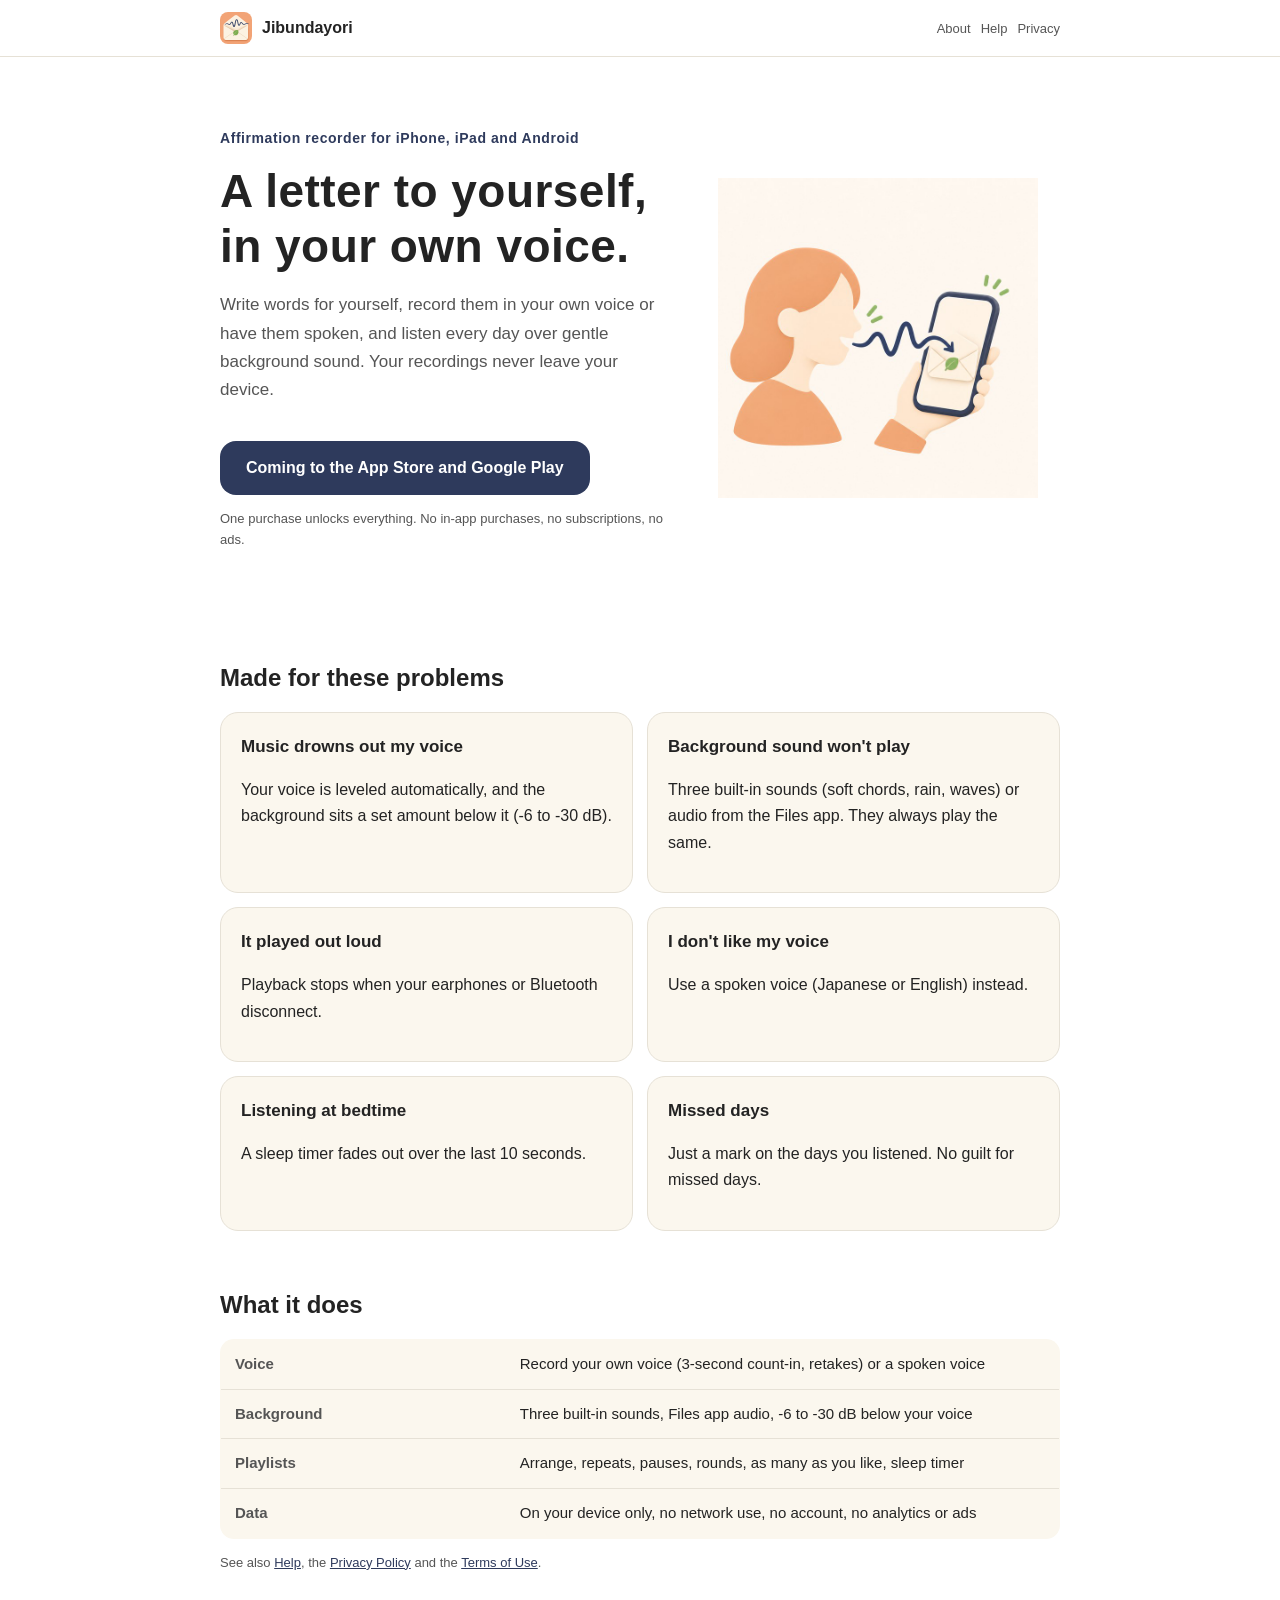
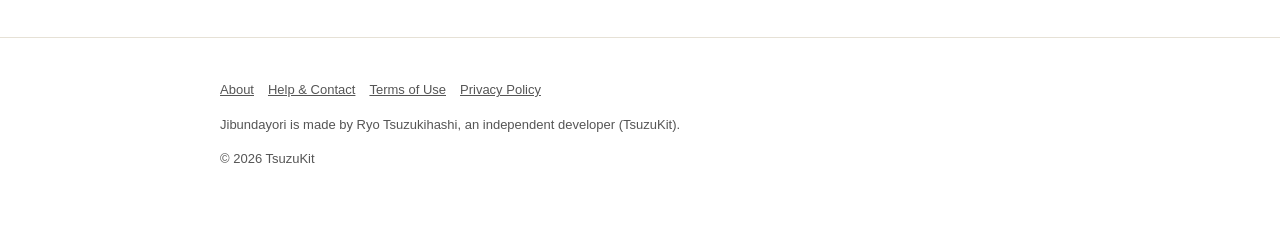
<file: index.html>
<!DOCTYPE html>
<html lang="ja" data-title-ja="じぶんだより｜アファメーション録音・BGM" data-title-en="Jibundayori | Affirmation voice recorder">
<head>
<meta charset="UTF-8">
<meta name="viewport" content="width=device-width, initial-scale=1">
<script>(function(){var l=navigator.languages&&navigator.languages.length?navigator.languages:[navigator.language||"ja"],p="en";for(var i=0;i<l.length;i++){var c=String(l[i]).toLowerCase();if(c.indexOf("ja")===0){p="ja";break}if(c.indexOf("en")===0){p="en";break}}var d=document.documentElement;d.lang=p;var t=d.getAttribute("data-title-"+p);if(t){document.title=t}})();</script>
<title>じぶんだより｜アファメーション録音・BGM</title>
<meta name="description" content="自分あてのことばを自分の声で録り、やさしい BGM と別々の音量で重ねて毎日聞くアプリ。イヤホンが外れたら止まる。買い切り・広告なし。 / Record words for yourself in your own voice and hear them each day over gentle background sound at separate levels. Stops when earphones disconnect. One purchase, no ads.">
<meta property="og:title" content="じぶんだより｜アファメーション録音・BGM">
<meta property="og:description" content="自分あてのことばを自分の声で録り、やさしい BGM と別々の音量で重ねて毎日聞くアプリ。イヤホンが外れたら止まる。買い切り・広告なし。">
<meta property="og:type" content="website">
<meta property="og:url" content="https://jibundayori.tsuzukit.com/">
<meta property="og:image" content="https://jibundayori.tsuzukit.com/assets/og.jpg">
<link rel="icon" href="assets/icon.png">
<link rel="apple-touch-icon" href="assets/icon.png">
<link rel="stylesheet" href="style.css">
</head>
<body>
<div data-l="ja" lang="ja">
<header class="site"><div class="wrap">
<a class="brand" href="./"><img src="assets/icon.png" alt="" width="32" height="32">じぶんだより</a>
<nav class="site"><a href="./">紹介</a><a href="support.html">使い方</a><a href="privacy.html">プライバシー</a></nav>
</div></header>
<main class="wrap">
<section class="hero">
<div>
<p class="eyebrow">iPhone・iPad・Android のアファメーション録音</p>
<h1>自分あての、<br>声の便り。</h1>
<p class="lead">自分に向けたことばを書いて、自分の声で録るか合成の声で読ませ、やさしい BGM と重ねて毎日聞くアプリです。録った声は端末の外に送りません。</p>
<a class="cta" href="#store" id="store">App Store・Google Play で配信予定</a>
<p class="note">買い切りで全部の機能が使えます。アプリ内課金・サブスクリプション・広告はありません。</p>
</div>
<img src="assets/hero.jpg" alt="声の波形が出る封筒のイラスト" width="360">
</section>

<h2>こんな困りごとのために</h2>
<div class="grid two">
<div class="card"><h3>BGM で声がかき消される</h3><p>声の大きさを自動でそろえ、BGM は声より決めた分だけ小さく（-6〜-30 dB）。</p></div>
<div class="card"><h3>BGM が鳴ったり鳴らなかったり</h3><p>BGM は内蔵の3つ（やわらかい和音・雨・波）か、ファイル App の音声。いつも同じに鳴ります。</p></div>
<div class="card"><h3>イヤホンが外れて外で鳴った</h3><p>イヤホンや Bluetooth が外れたら止まります。</p></div>
<div class="card"><h3>自分の声が苦手</h3><p>合成の声（日本語・英語）でも読めます。</p></div>
<div class="card"><h3>寝る前に聞きたい</h3><p>おやすみタイマー。終わりの 10 秒で小さくなって止まります。</p></div>
<div class="card"><h3>続かない日がある</h3><p>聞いた日はカレンダーに印だけ。続かなかった日を責めません。</p></div>
</div>

<h2>できること</h2>
<table>
<tr><th>声</th><td>自分の声で録る（3 秒のカウント・録り直し）・合成の声</td></tr>
<tr><th>BGM</th><td>内蔵3つ・ファイル App の音声・声との差 -6〜-30 dB</td></tr>
<tr><th>流し方</th><td>並べる・1つを何回・間・何周・いくつでも・おやすみタイマー</td></tr>
<tr><th>データ</th><td>端末の中だけ・通信なし・アカウントなし・解析と広告なし</td></tr>
</table>
<p class="note"><a href="support.html">使い方</a>・<a href="privacy.html">プライバシーポリシー</a>・<a href="terms.html">利用規約</a>もご覧ください。</p>
</main>
<footer class="site"><div class="wrap">
<p><a href="./">紹介</a><a href="support.html">使い方とお問い合わせ</a><a href="terms.html">利用規約</a><a href="privacy.html">プライバシーポリシー</a></p>
<p>じぶんだよりは、個人開発者の續橋涼（TsuzuKit）が作っているアプリです。</p>
<p>© 2026 TsuzuKit</p>
</div></footer>
</div>
<div data-l="en" lang="en">
<header class="site"><div class="wrap">
<a class="brand" href="./"><img src="assets/icon.png" alt="" width="32" height="32">Jibundayori</a>
<nav class="site"><a href="./">About</a><a href="support.html">Help</a><a href="privacy.html">Privacy</a></nav>
</div></header>
<main class="wrap">
<section class="hero">
<div>
<p class="eyebrow">Affirmation recorder for iPhone, iPad and Android</p>
<h1>A letter to yourself,<br>in your own voice.</h1>
<p class="lead">Write words for yourself, record them in your own voice or have them spoken, and listen every day over gentle background sound. Your recordings never leave your device.</p>
<a class="cta" href="#store" id="store">Coming to the App Store and Google Play</a>
<p class="note">One purchase unlocks everything. No in-app purchases, no subscriptions, no ads.</p>
</div>
<img src="assets/hero.jpg" alt="Illustration of an envelope with a voice waveform" width="360">
</section>

<h2>Made for these problems</h2>
<div class="grid two">
<div class="card"><h3>Music drowns out my voice</h3><p>Your voice is leveled automatically, and the background sits a set amount below it (-6 to -30 dB).</p></div>
<div class="card"><h3>Background sound won't play</h3><p>Three built-in sounds (soft chords, rain, waves) or audio from the Files app. They always play the same.</p></div>
<div class="card"><h3>It played out loud</h3><p>Playback stops when your earphones or Bluetooth disconnect.</p></div>
<div class="card"><h3>I don't like my voice</h3><p>Use a spoken voice (Japanese or English) instead.</p></div>
<div class="card"><h3>Listening at bedtime</h3><p>A sleep timer fades out over the last 10 seconds.</p></div>
<div class="card"><h3>Missed days</h3><p>Just a mark on the days you listened. No guilt for missed days.</p></div>
</div>

<h2>What it does</h2>
<table>
<tr><th>Voice</th><td>Record your own voice (3-second count-in, retakes) or a spoken voice</td></tr>
<tr><th>Background</th><td>Three built-in sounds, Files app audio, -6 to -30 dB below your voice</td></tr>
<tr><th>Playlists</th><td>Arrange, repeats, pauses, rounds, as many as you like, sleep timer</td></tr>
<tr><th>Data</th><td>On your device only, no network use, no account, no analytics or ads</td></tr>
</table>
<p class="note">See also <a href="support.html">Help</a>, the <a href="privacy.html">Privacy Policy</a> and the <a href="terms.html">Terms of Use</a>.</p>
</main>
<footer class="site"><div class="wrap">
<p><a href="./">About</a><a href="support.html">Help & Contact</a><a href="terms.html">Terms of Use</a><a href="privacy.html">Privacy Policy</a></p>
<p>Jibundayori is made by Ryo Tsuzukihashi, an independent developer (TsuzuKit).</p>
<p>© 2026 TsuzuKit</p>
</div></footer>
</div>
</body>
</html>
</file>
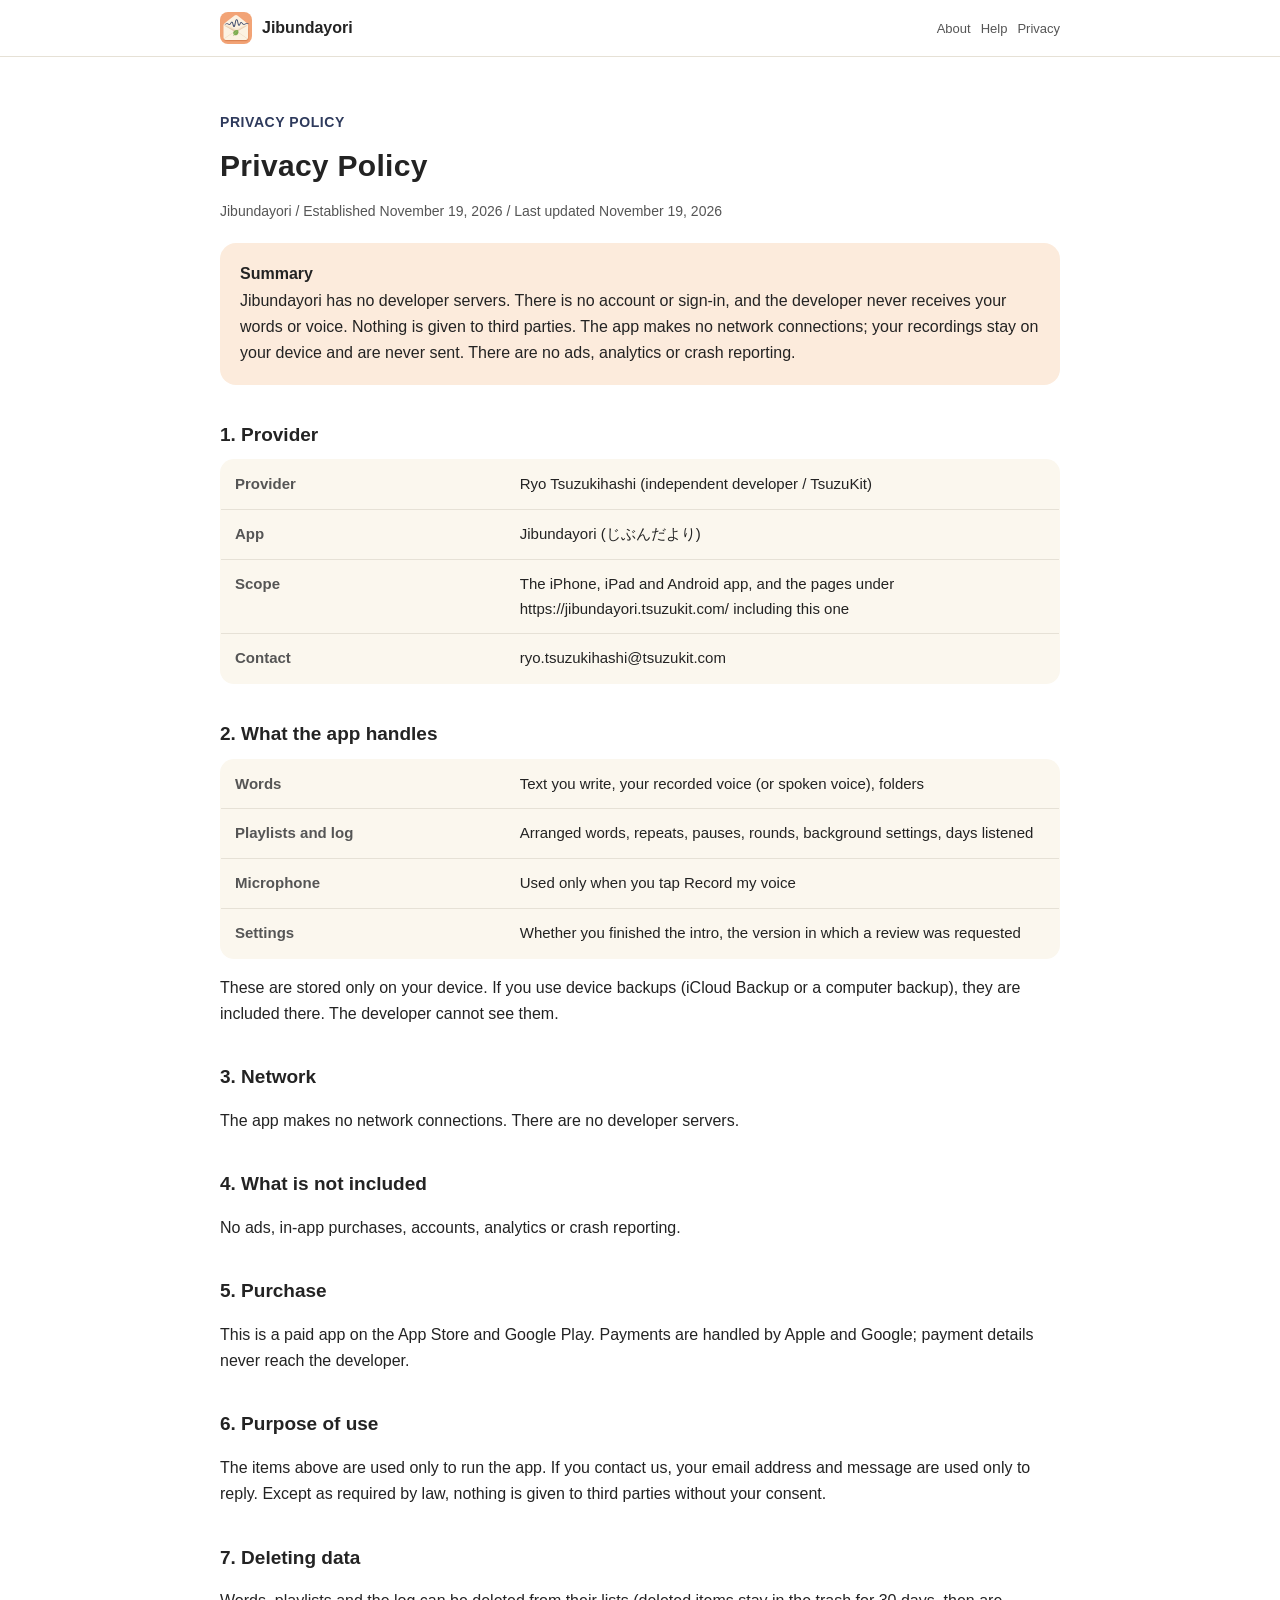
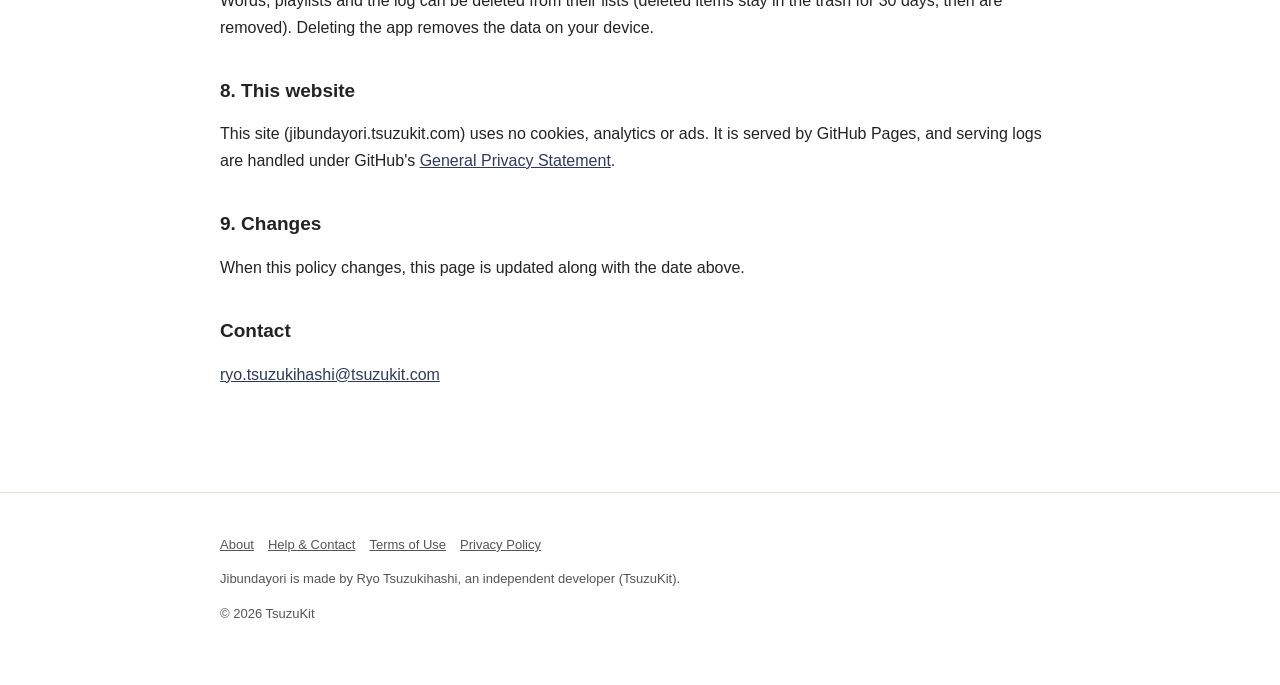
<file: privacy.html>
<!DOCTYPE html>
<html lang="ja" data-title-ja="プライバシーポリシー - じぶんだより" data-title-en="Privacy Policy - Jibundayori">
<head>
<meta charset="UTF-8">
<meta name="viewport" content="width=device-width, initial-scale=1">
<script>(function(){var l=navigator.languages&&navigator.languages.length?navigator.languages:[navigator.language||"ja"],p="en";for(var i=0;i<l.length;i++){var c=String(l[i]).toLowerCase();if(c.indexOf("ja")===0){p="ja";break}if(c.indexOf("en")===0){p="en";break}}var d=document.documentElement;d.lang=p;var t=d.getAttribute("data-title-"+p);if(t){document.title=t}})();</script>
<title>プライバシーポリシー - じぶんだより</title>
<meta name="description" content="じぶんだよりのプライバシーポリシー。開発者は個人情報を集めません。録った声は端末の外に送りません。 / Privacy Policy for Jibundayori. The developer collects no personal information. Your recordings never leave your device.">
<meta property="og:title" content="プライバシーポリシー - じぶんだより">
<meta property="og:description" content="じぶんだよりのプライバシーポリシー。開発者は個人情報を集めません。録った声は端末の外に送りません。">
<meta property="og:type" content="website">
<meta property="og:url" content="https://jibundayori.tsuzukit.com/privacy.html">
<meta property="og:image" content="https://jibundayori.tsuzukit.com/assets/og.jpg">
<link rel="icon" href="assets/icon.png">
<link rel="apple-touch-icon" href="assets/icon.png">
<link rel="stylesheet" href="style.css">
</head>
<body>
<div data-l="ja" lang="ja">
<header class="site"><div class="wrap">
<a class="brand" href="./"><img src="assets/icon.png" alt="" width="32" height="32">じぶんだより</a>
<nav class="site"><a href="./">紹介</a><a href="support.html">使い方</a><a href="privacy.html">プライバシー</a></nav>
</div></header>
<main class="wrap">
<article class="doc">
<p class="eyebrow">PRIVACY POLICY</p>
<h1>プライバシーポリシー</h1>
<p class="meta">じぶんだより／制定日 2026年11月19日／改定日 2026年11月19日</p>
<div class="summary"><strong>このポリシーの要旨</strong><br>じぶんだよりは、開発者のサーバーを持たないアプリです。アカウント登録やログインはなく、開発者があなたのことばや声を受け取ることはありません。第三者に渡すこともありません。アプリは通信をしません。録った声は端末の中に置き、送信しません。広告、分析ツール、クラッシュを報告する仕組みは入れていません。</div>
<h2>1. 提供者</h2>
<table>
<tr><th>提供者</th><td>續橋涼（個人開発者 / TsuzuKit）</td></tr>
<tr><th>アプリ名</th><td>じぶんだより（英語名 Jibundayori）</td></tr>
<tr><th>対象</th><td>iPhone・iPad・Android 向けアプリと、このページを含む https://jibundayori.tsuzukit.com/ 配下のページ</td></tr>
<tr><th>連絡先</th><td>ryo.tsuzukihashi@tsuzukit.com</td></tr>
</table>
<h2>2. アプリが扱うもの</h2>
<table>
<tr><th>ことば</th><td>あなたが書いた本文・録った声（または合成の声）・フォルダ</td></tr>
<tr><th>流し方と記録</th><td>並べたことば・回数・間・周・BGM の設定・聞いた日</td></tr>
<tr><th>マイク</th><td>［自分の声で録る］を押したときだけ使います</td></tr>
<tr><th>アプリの設定</th><td>案内を終えたかどうか・レビューのお願いを出した版</td></tr>
</table>
<p>これらは端末の中にだけ保存します。端末のバックアップ（iCloud バックアップやパソコンへのバックアップ）を使っていれば、その中に入ります。開発者は見ることができません。</p>
<h2>3. 通信</h2>
<p>アプリは通信をしません。開発者のサーバーはありません。</p>
<h2>4. 入れていないもの</h2>
<p>広告・アプリ内課金・アカウント登録・分析ツール・クラッシュの報告は入れていません。</p>
<h2>5. 購入</h2>
<p>本アプリは App Store と Google Play の有料アプリです。お支払いは Apple・Google が処理し、支払いの情報は開発者には届きません。</p>
<h2>6. 情報を使う目的</h2>
<p>上のものは、アプリを動かすためだけに使います。お問い合わせをいただいたときは、メールアドレスと内容をお返事のためだけに使います。法令にもとづく場合を除き、本人の同意なく第三者に渡すことはありません。</p>
<h2>7. 消したいとき</h2>
<p>ことば・流し方・記録は、それぞれの一覧から消せます（消したものはゴミ箱に30日残り、そのあと消えます）。アプリを消すと、端末の中のデータは消えます。</p>
<h2>8. このウェブサイトについて</h2>
<p>このサイト（jibundayori.tsuzukit.com）は、Cookie も、アクセスを計測する仕組みも、広告も使っていません。サイトは GitHub Pages で配信しており、配信の記録は GitHub の <a href="https://docs.github.com/ja/site-policy/privacy-policies/github-general-privacy-statement">プライバシーについての声明</a> に沿って扱われます。</p>
<h2>9. 改定</h2>
<p>このポリシーを変えるときは、このページを書きかえ、上の改定日を新しくします。</p>
<h2>お問い合わせ</h2>
<p><a href="mailto:ryo.tsuzukihashi@tsuzukit.com">ryo.tsuzukihashi@tsuzukit.com</a></p>
</article>
</main>
<footer class="site"><div class="wrap">
<p><a href="./">紹介</a><a href="support.html">使い方とお問い合わせ</a><a href="terms.html">利用規約</a><a href="privacy.html">プライバシーポリシー</a></p>
<p>じぶんだよりは、個人開発者の續橋涼（TsuzuKit）が作っているアプリです。</p>
<p>© 2026 TsuzuKit</p>
</div></footer>
</div>
<div data-l="en" lang="en">
<header class="site"><div class="wrap">
<a class="brand" href="./"><img src="assets/icon.png" alt="" width="32" height="32">Jibundayori</a>
<nav class="site"><a href="./">About</a><a href="support.html">Help</a><a href="privacy.html">Privacy</a></nav>
</div></header>
<main class="wrap">
<article class="doc">
<p class="eyebrow">PRIVACY POLICY</p>
<h1>Privacy Policy</h1>
<p class="meta">Jibundayori / Established November 19, 2026 / Last updated November 19, 2026</p>
<div class="summary"><strong>Summary</strong><br>Jibundayori has no developer servers. There is no account or sign-in, and the developer never receives your words or voice. Nothing is given to third parties. The app makes no network connections; your recordings stay on your device and are never sent. There are no ads, analytics or crash reporting.</div>
<h2>1. Provider</h2>
<table>
<tr><th>Provider</th><td>Ryo Tsuzukihashi (independent developer / TsuzuKit)</td></tr>
<tr><th>App</th><td>Jibundayori (じぶんだより)</td></tr>
<tr><th>Scope</th><td>The iPhone, iPad and Android app, and the pages under https://jibundayori.tsuzukit.com/ including this one</td></tr>
<tr><th>Contact</th><td>ryo.tsuzukihashi@tsuzukit.com</td></tr>
</table>
<h2>2. What the app handles</h2>
<table>
<tr><th>Words</th><td>Text you write, your recorded voice (or spoken voice), folders</td></tr>
<tr><th>Playlists and log</th><td>Arranged words, repeats, pauses, rounds, background settings, days listened</td></tr>
<tr><th>Microphone</th><td>Used only when you tap Record my voice</td></tr>
<tr><th>Settings</th><td>Whether you finished the intro, the version in which a review was requested</td></tr>
</table>
<p>These are stored only on your device. If you use device backups (iCloud Backup or a computer backup), they are included there. The developer cannot see them.</p>
<h2>3. Network</h2>
<p>The app makes no network connections. There are no developer servers.</p>
<h2>4. What is not included</h2>
<p>No ads, in-app purchases, accounts, analytics or crash reporting.</p>
<h2>5. Purchase</h2>
<p>This is a paid app on the App Store and Google Play. Payments are handled by Apple and Google; payment details never reach the developer.</p>
<h2>6. Purpose of use</h2>
<p>The items above are used only to run the app. If you contact us, your email address and message are used only to reply. Except as required by law, nothing is given to third parties without your consent.</p>
<h2>7. Deleting data</h2>
<p>Words, playlists and the log can be deleted from their lists (deleted items stay in the trash for 30 days, then are removed). Deleting the app removes the data on your device.</p>
<h2>8. This website</h2>
<p>This site (jibundayori.tsuzukit.com) uses no cookies, analytics or ads. It is served by GitHub Pages, and serving logs are handled under GitHub's <a href="https://docs.github.com/en/site-policy/privacy-policies/github-general-privacy-statement">General Privacy Statement</a>.</p>
<h2>9. Changes</h2>
<p>When this policy changes, this page is updated along with the date above.</p>
<h2>Contact</h2>
<p><a href="mailto:ryo.tsuzukihashi@tsuzukit.com">ryo.tsuzukihashi@tsuzukit.com</a></p>
</article>
</main>
<footer class="site"><div class="wrap">
<p><a href="./">About</a><a href="support.html">Help & Contact</a><a href="terms.html">Terms of Use</a><a href="privacy.html">Privacy Policy</a></p>
<p>Jibundayori is made by Ryo Tsuzukihashi, an independent developer (TsuzuKit).</p>
<p>© 2026 TsuzuKit</p>
</div></footer>
</div>
</body>
</html>
</file>
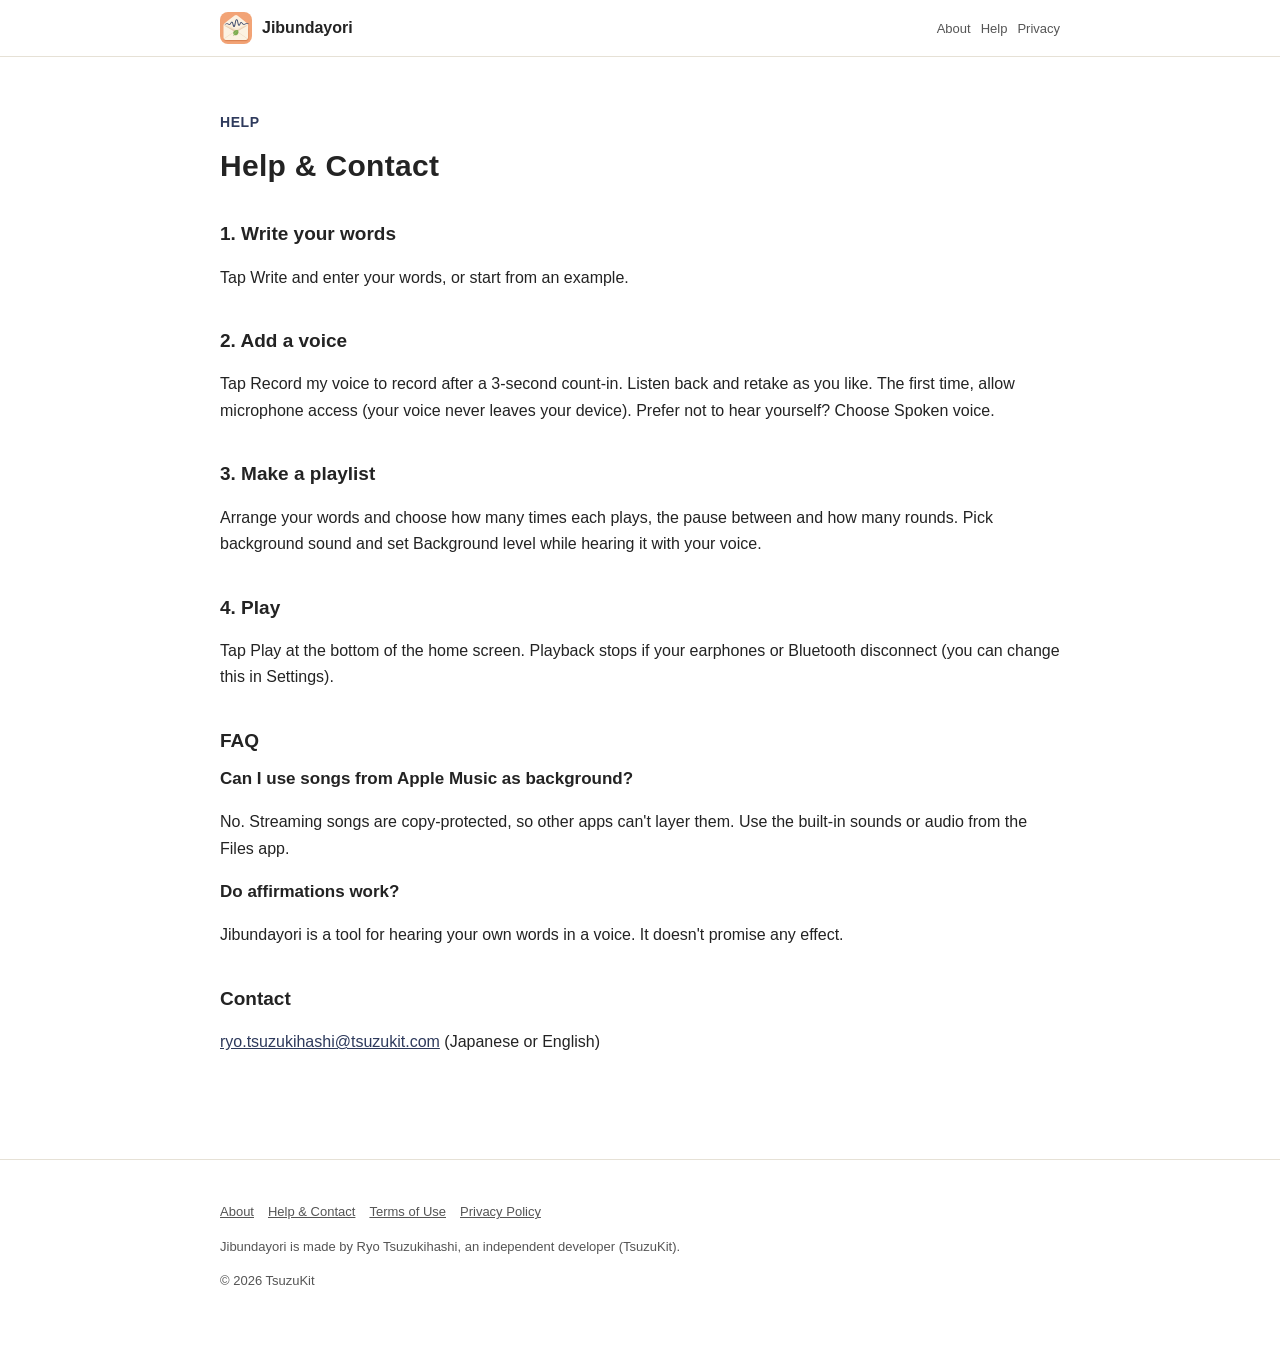
<file: support.html>
<!DOCTYPE html>
<html lang="ja" data-title-ja="使い方とお問い合わせ - じぶんだより" data-title-en="Help &amp; Contact - Jibundayori">
<head>
<meta charset="UTF-8">
<meta name="viewport" content="width=device-width, initial-scale=1">
<script>(function(){var l=navigator.languages&&navigator.languages.length?navigator.languages:[navigator.language||"ja"],p="en";for(var i=0;i<l.length;i++){var c=String(l[i]).toLowerCase();if(c.indexOf("ja")===0){p="ja";break}if(c.indexOf("en")===0){p="en";break}}var d=document.documentElement;d.lang=p;var t=d.getAttribute("data-title-"+p);if(t){document.title=t}})();</script>
<title>使い方とお問い合わせ - じぶんだより</title>
<meta name="description" content="じぶんだよりの使い方（ことばを書く・録る・流し方・BGM の大きさ）とよくあるご質問、お問い合わせ。 / How to use Jibundayori (writing, recording, playlists, background level), FAQ and contact.">
<meta property="og:title" content="使い方とお問い合わせ - じぶんだより">
<meta property="og:description" content="じぶんだよりの使い方（ことばを書く・録る・流し方・BGM の大きさ）とよくあるご質問、お問い合わせ。">
<meta property="og:type" content="website">
<meta property="og:url" content="https://jibundayori.tsuzukit.com/support.html">
<meta property="og:image" content="https://jibundayori.tsuzukit.com/assets/og.jpg">
<link rel="icon" href="assets/icon.png">
<link rel="apple-touch-icon" href="assets/icon.png">
<link rel="stylesheet" href="style.css">
</head>
<body>
<div data-l="ja" lang="ja">
<header class="site"><div class="wrap">
<a class="brand" href="./"><img src="assets/icon.png" alt="" width="32" height="32">じぶんだより</a>
<nav class="site"><a href="./">紹介</a><a href="support.html">使い方</a><a href="privacy.html">プライバシー</a></nav>
</div></header>
<main class="wrap">
<article class="doc">
<p class="eyebrow">HELP</p>
<h1>使い方とお問い合わせ</h1>
<h2>1. ことばを書く</h2>
<p>［ことばを書く］で本文を書きます。例のことばから選んでもかまいません。</p>
<h2>2. 声を付ける</h2>
<p>［自分の声で録る］を押すと、3 秒数えてから録ります。聞き直して、録り直せます。はじめてのときにマイクの使用を許可してください（声は端末の外に送りません）。自分の声が苦手なら［合成の声］を選びます。</p>
<h2>3. 流し方を作る</h2>
<p>ことばを並べ、1つを何回・あいだに何秒・何周を決めます。BGM を選び、［BGM の差］のつまみで、声と同時に鳴らしながら大きさを合わせます。</p>
<h2>4. 流す</h2>
<p>ホームのいちばん下の［流す］で始めます。イヤホンや Bluetooth が外れると止まります（設定で切りかえられます）。</p>
<h2>よくあるご質問</h2>
<h3>ミュージックの曲を BGM にできますか</h3>
<p>できません。配信の曲はコピー防止がかかっていて、ほかのアプリで重ねられないためです。内蔵の BGM か、ファイル App の音声をお使いください。</p>
<h3>ことばの効果はありますか</h3>
<p>じぶんだよりは、ことばを声で聞くための道具です。効果を約束するものではありません。</p>
<h2>お問い合わせ</h2>
<p><a href="mailto:ryo.tsuzukihashi@tsuzukit.com">ryo.tsuzukihashi@tsuzukit.com</a>（日本語・英語）</p>
</article>
</main>
<footer class="site"><div class="wrap">
<p><a href="./">紹介</a><a href="support.html">使い方とお問い合わせ</a><a href="terms.html">利用規約</a><a href="privacy.html">プライバシーポリシー</a></p>
<p>じぶんだよりは、個人開発者の續橋涼（TsuzuKit）が作っているアプリです。</p>
<p>© 2026 TsuzuKit</p>
</div></footer>
</div>
<div data-l="en" lang="en">
<header class="site"><div class="wrap">
<a class="brand" href="./"><img src="assets/icon.png" alt="" width="32" height="32">Jibundayori</a>
<nav class="site"><a href="./">About</a><a href="support.html">Help</a><a href="privacy.html">Privacy</a></nav>
</div></header>
<main class="wrap">
<article class="doc">
<p class="eyebrow">HELP</p>
<h1>Help &amp; Contact</h1>
<h2>1. Write your words</h2>
<p>Tap Write and enter your words, or start from an example.</p>
<h2>2. Add a voice</h2>
<p>Tap Record my voice to record after a 3-second count-in. Listen back and retake as you like. The first time, allow microphone access (your voice never leaves your device). Prefer not to hear yourself? Choose Spoken voice.</p>
<h2>3. Make a playlist</h2>
<p>Arrange your words and choose how many times each plays, the pause between and how many rounds. Pick background sound and set Background level while hearing it with your voice.</p>
<h2>4. Play</h2>
<p>Tap Play at the bottom of the home screen. Playback stops if your earphones or Bluetooth disconnect (you can change this in Settings).</p>
<h2>FAQ</h2>
<h3>Can I use songs from Apple Music as background?</h3>
<p>No. Streaming songs are copy-protected, so other apps can't layer them. Use the built-in sounds or audio from the Files app.</p>
<h3>Do affirmations work?</h3>
<p>Jibundayori is a tool for hearing your own words in a voice. It doesn't promise any effect.</p>
<h2>Contact</h2>
<p><a href="mailto:ryo.tsuzukihashi@tsuzukit.com">ryo.tsuzukihashi@tsuzukit.com</a> (Japanese or English)</p>
</article>
</main>
<footer class="site"><div class="wrap">
<p><a href="./">About</a><a href="support.html">Help & Contact</a><a href="terms.html">Terms of Use</a><a href="privacy.html">Privacy Policy</a></p>
<p>Jibundayori is made by Ryo Tsuzukihashi, an independent developer (TsuzuKit).</p>
<p>© 2026 TsuzuKit</p>
</div></footer>
</div>
</body>
</html>
</file>
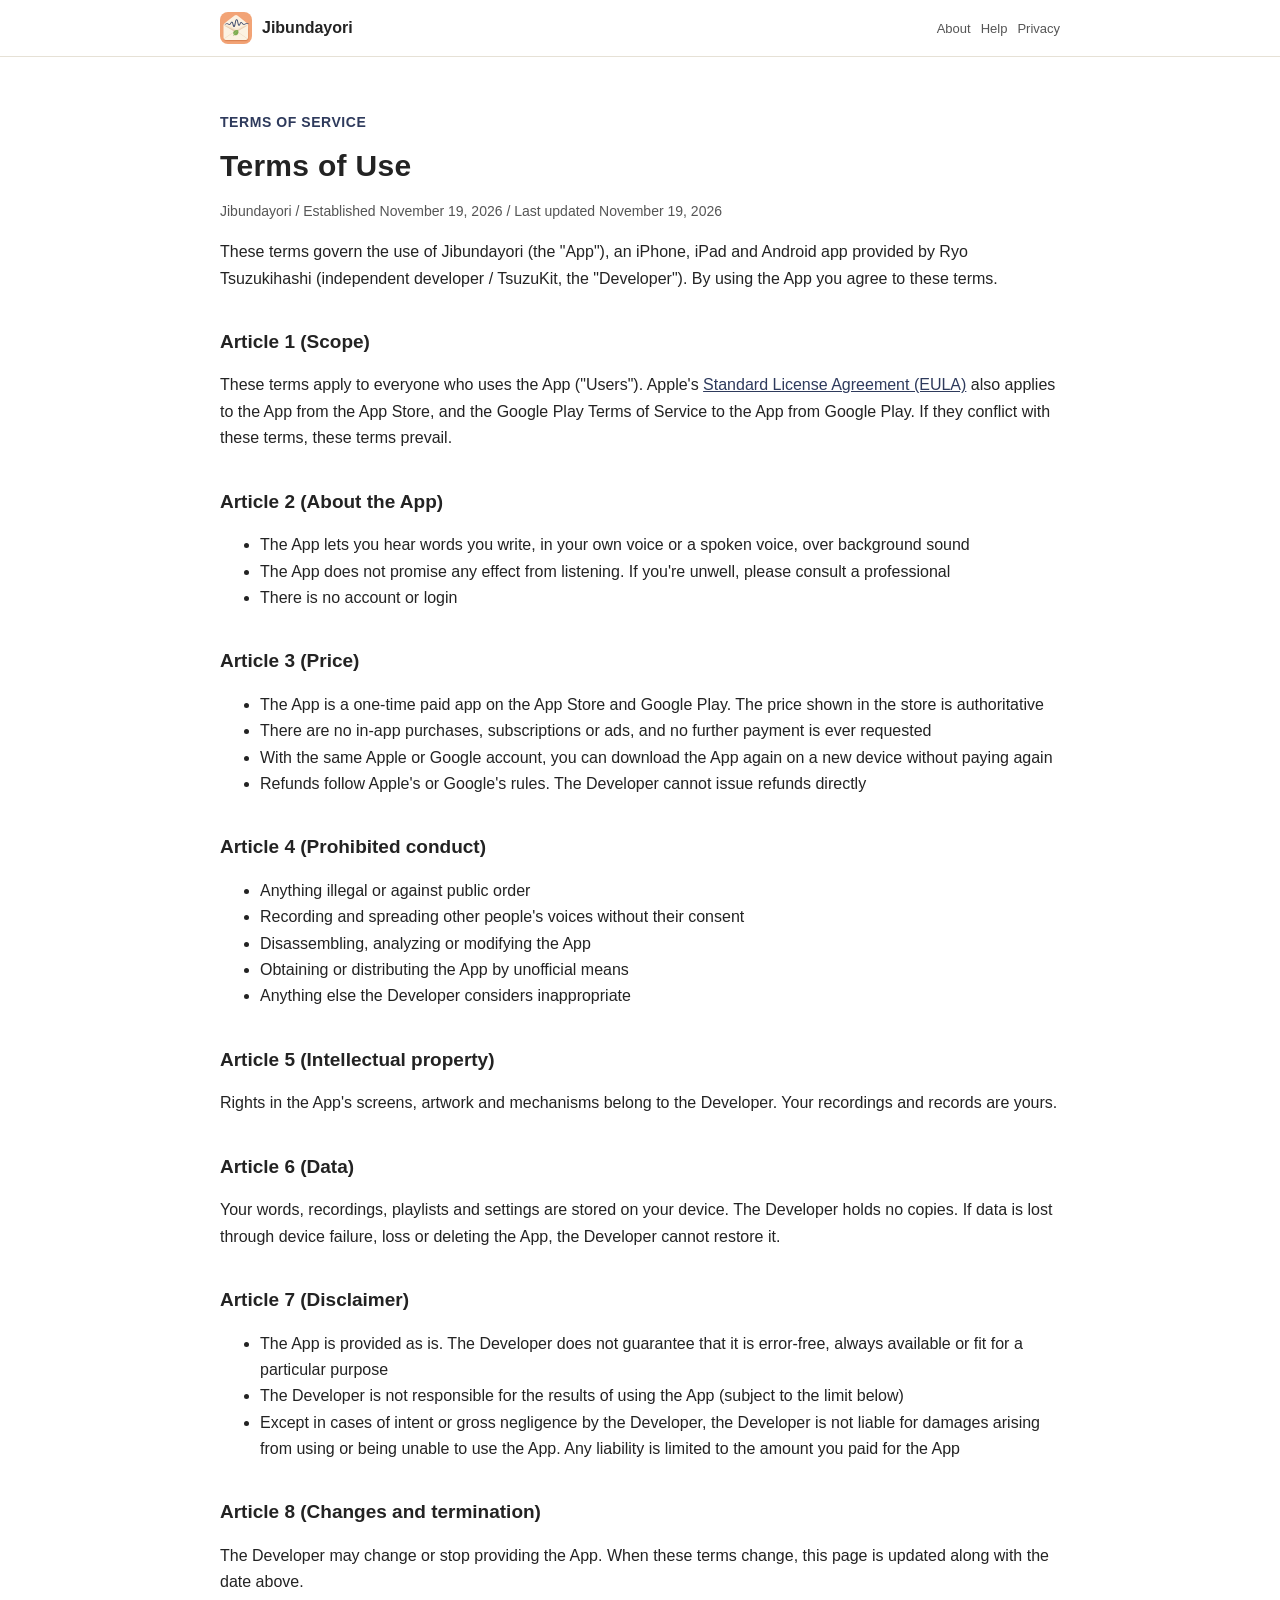
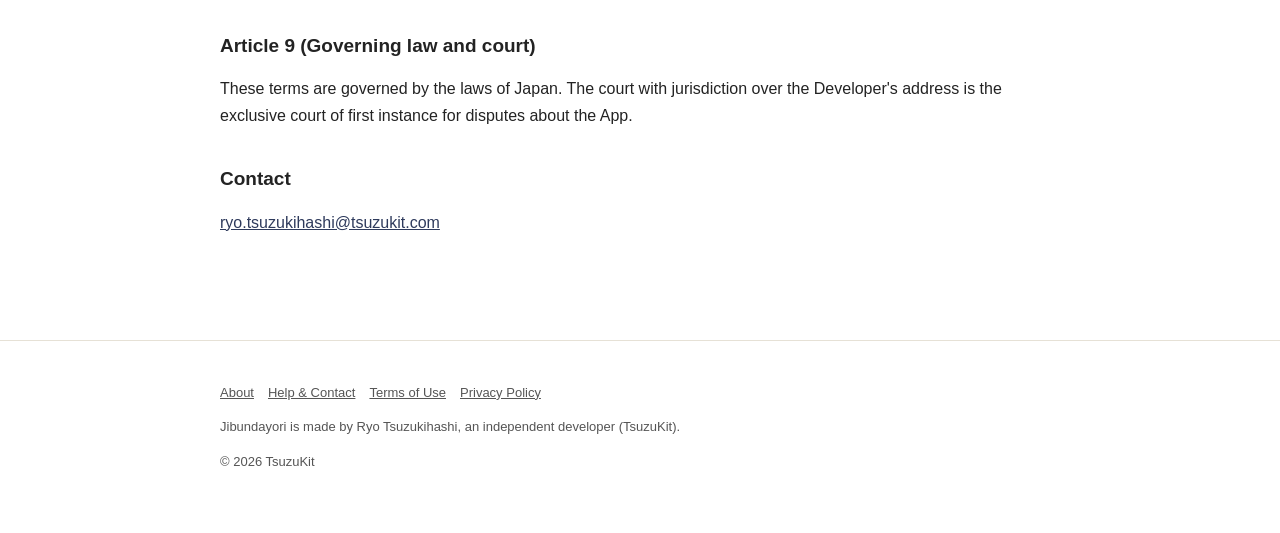
<file: terms.html>
<!DOCTYPE html>
<html lang="ja" data-title-ja="利用規約 - じぶんだより" data-title-en="Terms of Use - Jibundayori">
<head>
<meta charset="UTF-8">
<meta name="viewport" content="width=device-width, initial-scale=1">
<script>(function(){var l=navigator.languages&&navigator.languages.length?navigator.languages:[navigator.language||"ja"],p="en";for(var i=0;i<l.length;i++){var c=String(l[i]).toLowerCase();if(c.indexOf("ja")===0){p="ja";break}if(c.indexOf("en")===0){p="en";break}}var d=document.documentElement;d.lang=p;var t=d.getAttribute("data-title-"+p);if(t){document.title=t}})();</script>
<title>利用規約 - じぶんだより</title>
<meta name="description" content="じぶんだよりの利用規約。 / Terms of Use for Jibundayori.">
<meta property="og:title" content="利用規約 - じぶんだより">
<meta property="og:description" content="じぶんだよりの利用規約。">
<meta property="og:type" content="website">
<meta property="og:url" content="https://jibundayori.tsuzukit.com/terms.html">
<meta property="og:image" content="https://jibundayori.tsuzukit.com/assets/og.jpg">
<link rel="icon" href="assets/icon.png">
<link rel="apple-touch-icon" href="assets/icon.png">
<link rel="stylesheet" href="style.css">
</head>
<body>
<div data-l="ja" lang="ja">
<header class="site"><div class="wrap">
<a class="brand" href="./"><img src="assets/icon.png" alt="" width="32" height="32">じぶんだより</a>
<nav class="site"><a href="./">紹介</a><a href="support.html">使い方</a><a href="privacy.html">プライバシー</a></nav>
</div></header>
<main class="wrap">
<article class="doc">
<p class="eyebrow">TERMS OF SERVICE</p>
<h1>利用規約</h1>
<p class="meta">じぶんだより／制定日 2026年11月19日／改定日 2026年11月19日</p>
<p>この規約は、續橋涼（個人開発者 / TsuzuKit。以下「開発者」）が提供する iPhone・iPad・Android アプリ「じぶんだより」（以下「本アプリ」）を使うときの決まりです。本アプリを使った時点で、この規約に同意したものとします。</p>
<h2>第1条（適用）</h2>
<p>この規約は、本アプリを使うすべての方（以下「利用者」）に適用されます。App Store から入れた本アプリには、Apple が定める<a href="https://www.apple.com/legal/internet-services/itunes/dev/stdeula/">標準のライセンス契約（EULA）</a>も、Google Play から入れた本アプリには Google Play の利用規約も、あわせて適用されます。この規約とそれらが食い違うときは、この規約を優先します。</p>
<h2>第2条（本アプリについて）</h2>
<ul>
<li>本アプリは、利用者が書いたことばを、利用者の声か合成の声で、BGM と重ねて聞くための道具です</li>
<li>本アプリは、ことばを聞くことによる効果を約束しません。心身の不調があるときは、専門の方にご相談ください</li>
<li>アカウント登録やログインはありません</li>
</ul>
<h2>第3条（料金）</h2>
<ul>
<li>本アプリは、App Store・Google Play で購入する買い切りの有料アプリです。価格はストアに表示されるものが正です</li>
<li>アプリ内課金、サブスクリプション、広告はありません。購入したあとに追加の支払いを求めることはありません</li>
<li>同じ Apple アカウント・Google アカウントであれば、機種変更やアプリの入れ直しのときに、もう一度お支払いいただかずにダウンロードできます</li>
<li>返金は Apple・Google の規定に従います。開発者が直接返金することはできません</li>
</ul>
<h2>第4条（禁止事項）</h2>
<p>本アプリを使うとき、次のことをしてはいけません。</p>
<ul>
<li>法令や公序良俗に反すること</li>
<li>他人の声を、その人の了解なく録音して広めること</li>
<li>本アプリを分解・解析・改変すること</li>
<li>本アプリを正規の方法以外で入手したり、配ったりすること</li>
<li>そのほか、開発者が不適切と判断すること</li>
</ul>
<h2>第5条（知的財産）</h2>
<p>本アプリの画面・絵・仕組みについての権利は、開発者にあります。利用者が書いたことばと録った声は、利用者のものです。</p>
<h2>第6条（データ）</h2>
<p>ことば・録った声・流し方・設定は、利用者の端末に保存されます。開発者はその記録を持っていません。端末の故障や紛失、アプリの削除などで消えても、開発者は元に戻すことができません。</p>
<h2>第7条（免責事項）</h2>
<ul>
<li>本アプリは、そのままの状態で提供します。開発者は、本アプリに誤りがないこと、いつでも使えること、特定の目的に合うことを保証しません</li>
<li>本アプリを使った結果について、開発者は責任を負いません（下の項の上限のとおり）</li>
<li>本アプリを使ったこと、または使えなかったことで利用者や周りの人に損害が生じても、開発者に故意または重大な過失がある場合を除き、開発者は責任を負いません。責任を負う場合も、利用者が本アプリに支払った金額を上限とします</li>
</ul>
<h2>第8条（変更と終了）</h2>
<p>開発者は、本アプリの内容を変えること、提供を終えることがあります。この規約を変えるときは、このページを書きかえ、上の改定日を新しくします。</p>
<h2>第9条（準拠法と裁判所）</h2>
<p>この規約は日本法に従います。本アプリについての争いは、開発者の住所地を管轄する裁判所を、第一審の専属的な合意管轄裁判所とします。</p>
<h2>お問い合わせ</h2>
<p><a href="mailto:ryo.tsuzukihashi@tsuzukit.com">ryo.tsuzukihashi@tsuzukit.com</a></p>
</article>
</main>
<footer class="site"><div class="wrap">
<p><a href="./">紹介</a><a href="support.html">使い方とお問い合わせ</a><a href="terms.html">利用規約</a><a href="privacy.html">プライバシーポリシー</a></p>
<p>じぶんだよりは、個人開発者の續橋涼（TsuzuKit）が作っているアプリです。</p>
<p>© 2026 TsuzuKit</p>
</div></footer>
</div>
<div data-l="en" lang="en">
<header class="site"><div class="wrap">
<a class="brand" href="./"><img src="assets/icon.png" alt="" width="32" height="32">Jibundayori</a>
<nav class="site"><a href="./">About</a><a href="support.html">Help</a><a href="privacy.html">Privacy</a></nav>
</div></header>
<main class="wrap">
<article class="doc">
<p class="eyebrow">TERMS OF SERVICE</p>
<h1>Terms of Use</h1>
<p class="meta">Jibundayori / Established November 19, 2026 / Last updated November 19, 2026</p>
<p>These terms govern the use of Jibundayori (the "App"), an iPhone, iPad and Android app provided by Ryo Tsuzukihashi (independent developer / TsuzuKit, the "Developer"). By using the App you agree to these terms.</p>
<h2>Article 1 (Scope)</h2>
<p>These terms apply to everyone who uses the App ("Users"). Apple's <a href="https://www.apple.com/legal/internet-services/itunes/dev/stdeula/">Standard License Agreement (EULA)</a> also applies to the App from the App Store, and the Google Play Terms of Service to the App from Google Play. If they conflict with these terms, these terms prevail.</p>
<h2>Article 2 (About the App)</h2>
<ul>
<li>The App lets you hear words you write, in your own voice or a spoken voice, over background sound</li>
<li>The App does not promise any effect from listening. If you're unwell, please consult a professional</li>
<li>There is no account or login</li>
</ul>
<h2>Article 3 (Price)</h2>
<ul>
<li>The App is a one-time paid app on the App Store and Google Play. The price shown in the store is authoritative</li>
<li>There are no in-app purchases, subscriptions or ads, and no further payment is ever requested</li>
<li>With the same Apple or Google account, you can download the App again on a new device without paying again</li>
<li>Refunds follow Apple's or Google's rules. The Developer cannot issue refunds directly</li>
</ul>
<h2>Article 4 (Prohibited conduct)</h2>
<ul>
<li>Anything illegal or against public order</li>
<li>Recording and spreading other people's voices without their consent</li>
<li>Disassembling, analyzing or modifying the App</li>
<li>Obtaining or distributing the App by unofficial means</li>
<li>Anything else the Developer considers inappropriate</li>
</ul>
<h2>Article 5 (Intellectual property)</h2>
<p>Rights in the App's screens, artwork and mechanisms belong to the Developer. Your recordings and records are yours.</p>
<h2>Article 6 (Data)</h2>
<p>Your words, recordings, playlists and settings are stored on your device. The Developer holds no copies. If data is lost through device failure, loss or deleting the App, the Developer cannot restore it.</p>
<h2>Article 7 (Disclaimer)</h2>
<ul>
<li>The App is provided as is. The Developer does not guarantee that it is error-free, always available or fit for a particular purpose</li>
<li>The Developer is not responsible for the results of using the App (subject to the limit below)</li>
<li>Except in cases of intent or gross negligence by the Developer, the Developer is not liable for damages arising from using or being unable to use the App. Any liability is limited to the amount you paid for the App</li>
</ul>
<h2>Article 8 (Changes and termination)</h2>
<p>The Developer may change or stop providing the App. When these terms change, this page is updated along with the date above.</p>
<h2>Article 9 (Governing law and court)</h2>
<p>These terms are governed by the laws of Japan. The court with jurisdiction over the Developer's address is the exclusive court of first instance for disputes about the App.</p>
<h2>Contact</h2>
<p><a href="mailto:ryo.tsuzukihashi@tsuzukit.com">ryo.tsuzukihashi@tsuzukit.com</a></p>
</article>
</main>
<footer class="site"><div class="wrap">
<p><a href="./">About</a><a href="support.html">Help & Contact</a><a href="terms.html">Terms of Use</a><a href="privacy.html">Privacy Policy</a></p>
<p>Jibundayori is made by Ryo Tsuzukihashi, an independent developer (TsuzuKit).</p>
<p>© 2026 TsuzuKit</p>
</div></footer>
</div>
</body>
</html>
</file>
<file: style.css>
/* じぶんだより — 白い地・墨の文字・藍の差し色（白の上で 4.5:1 以上） */
:root {
  --paper: #ffffff; --card: #fbf7ee; --ink: #232323; --sub: #555555; --line: #e6e1d6;
  --vermilion: #2e3a5c; --vermilion-soft: #fcebdc; --navy: #2e3a5c; --correct: #2e3a5c;
}
@media (prefers-color-scheme: dark) {
  :root { --paper: #121418; --card: #1b1e24; --ink: #eef0f4; --sub: #b4b9c4; --line: #2a2f38;
    --vermilion: #f4b183; --vermilion-soft: #2a2219; --navy: #f4b183; --correct: #f4b183; }
}
* { box-sizing: border-box; }
html { -webkit-text-size-adjust: 100%; }
body { margin: 0; background: var(--paper); color: var(--ink); line-height: 1.8;
  font-family: -apple-system, BlinkMacSystemFont, "Hiragino Sans", "Hiragino Kaku Gothic ProN", "Noto Sans JP", sans-serif; }
a { color: var(--navy); }
.wrap { max-width: 880px; margin: 0 auto; padding: 0 20px; }
header.site { border-bottom: 1px solid var(--line); background: var(--paper); position: sticky; top: 0; z-index: 5; }
header.site .wrap { display: flex; align-items: center; gap: 16px; min-height: 56px; }
.brand { display: flex; align-items: center; gap: 10px; font-weight: 800; text-decoration: none; color: var(--ink); margin-right: auto; }
.brand img { width: 32px; height: 32px; border-radius: 8px; }
nav.site a { font-size: 14px; text-decoration: none; color: var(--sub); margin-left: 14px; white-space: nowrap; }
nav.site a:hover { color: var(--ink); }
.hero { padding: 56px 0 40px; display: grid; gap: 32px; align-items: center; }
@media (min-width: 760px) { .hero { grid-template-columns: 1.1fr 0.9fr; } }
.eyebrow { color: var(--vermilion); font-weight: 700; font-size: 14px; letter-spacing: 0.04em; }
h1 { font-size: clamp(30px, 6vw, 46px); line-height: 1.35; margin: 8px 0 16px; letter-spacing: 0.01em; }
h2 { font-size: 24px; margin: 56px 0 16px; line-height: 1.5; }
h3 { font-size: 17px; margin: 0 0 6px; }
.lead { font-size: 17px; color: var(--sub); }
.cta { display: inline-block; margin-top: 20px; background: var(--vermilion); color: #ffffff; font-weight: 700; text-decoration: none;
  padding: 14px 26px; border-radius: 16px; }
.note { font-size: 13px; color: var(--sub); }
.hero img { width: 100%; max-width: 320px; height: auto; justify-self: center; }
.grid { display: grid; gap: 14px; }
@media (min-width: 700px) { .grid.two { grid-template-columns: 1fr 1fr; } .grid.three { grid-template-columns: repeat(3, 1fr); } }
.card { background: var(--card); border: 1px solid var(--line); border-radius: 18px; padding: 20px; }
.card.em { background: var(--vermilion-soft); border-color: transparent; }
.steps { counter-reset: step; }
.steps .card { position: relative; padding-left: 62px; }
.steps .card::before { counter-increment: step; content: counter(step); position: absolute; left: 18px; top: 18px; width: 32px; height: 32px;
  border-radius: 50%; border: 2.5px solid var(--vermilion); color: var(--vermilion); font-weight: 800; display: grid; place-items: center; }
table { width: 100%; border-collapse: collapse; background: var(--card); border: 1px solid var(--line); border-radius: 14px; overflow: hidden; }
th, td { text-align: left; padding: 12px 14px; border-bottom: 1px solid var(--line); vertical-align: top; font-size: 15px; }
th { width: 34%; color: var(--sub); font-weight: 600; }
tr:last-child th, tr:last-child td { border-bottom: none; }
.doc { padding: 40px 0 24px; }
.doc h1 { font-size: 30px; }
.doc h2 { font-size: 19px; margin: 36px 0 10px; }
.doc .meta { color: var(--sub); font-size: 14px; }
.doc .summary { background: var(--vermilion-soft); border-radius: 16px; padding: 18px 20px; margin: 20px 0; }
details { background: var(--card); border: 1px solid var(--line); border-radius: 14px; padding: 14px 18px; }
details + details { margin-top: 10px; }
summary { font-weight: 700; cursor: pointer; }
footer.site { border-top: 1px solid var(--line); margin-top: 64px; padding: 28px 0 48px; color: var(--sub); font-size: 13px; }
footer.site a { color: var(--sub); margin-right: 14px; }
.qid { font-family: ui-monospace, SFMono-Regular, Menlo, monospace; background: var(--card); border: 1px solid var(--line);
  border-radius: 8px; padding: 2px 8px; }
/* 端末の言語に合うほうだけ見せる（build.py が両方を1ページに入れる） */
html[lang="ja"] [data-l="en"], html[lang="en"] [data-l="ja"] { display: none; }
[lang="en"] { line-height: 1.65; }
[lang="en"] h1 { line-height: 1.2; }
[lang="en"] nav.site a { font-size: 13px; margin-left: 10px; }
@media (max-width: 480px) { nav.site a { font-size: 12px; margin-left: 8px; } header.site .wrap { gap: 4px; } .brand { gap: 7px; font-size: 15px; } }
.brand { white-space: nowrap; flex-shrink: 0; }
/* 幅の狭い画面では、上の帯の「紹介」を出さない（左のアプリ名が同じ行き先） */
@media (max-width: 480px) { nav.site a:first-child { display: none; } }
</file>
